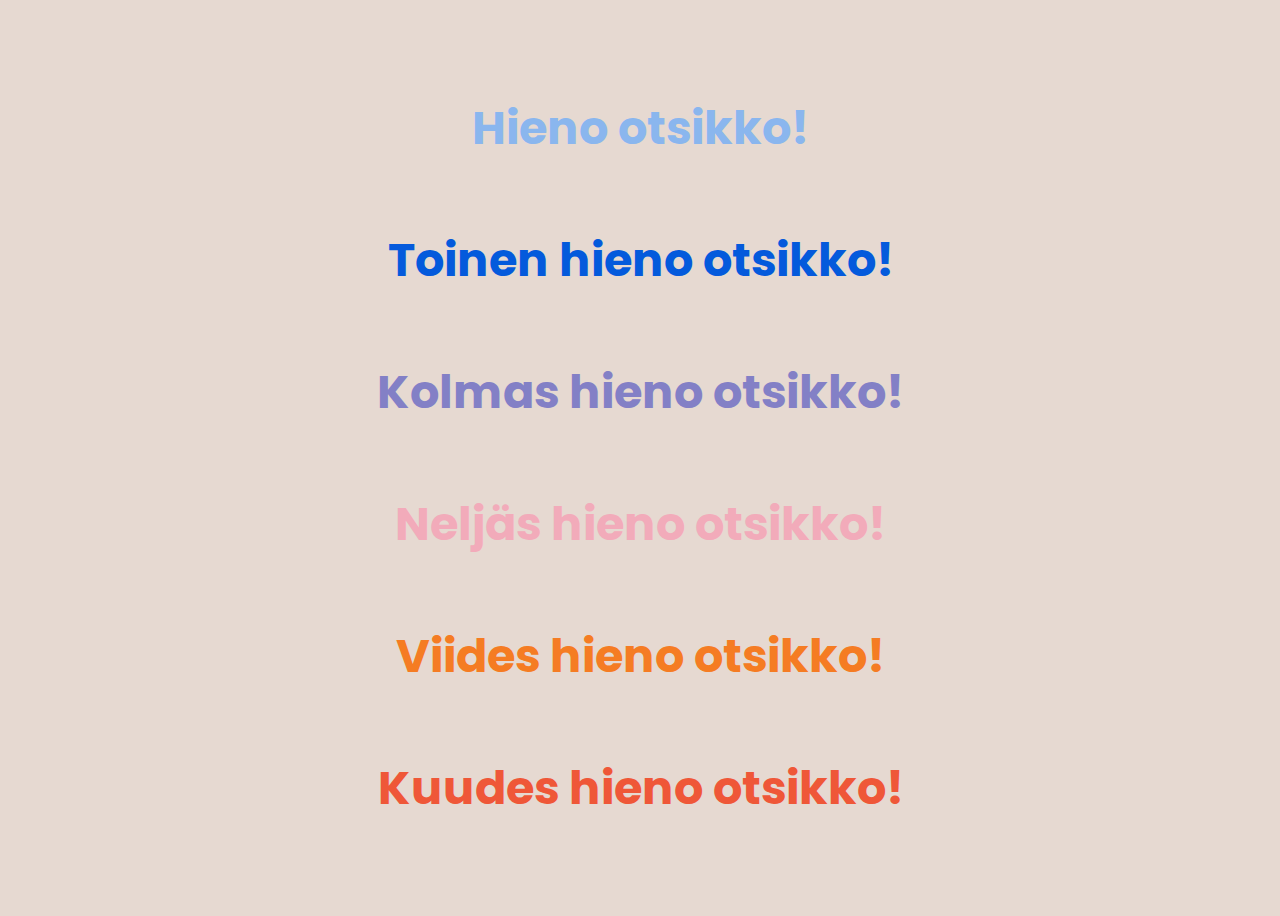
<file: index.html>
<!DOCTYPE html>
<html lang="en">
  <head>
    <meta charset="UTF-8" />
    <meta name="viewport" content="width=device-width, initial-scale=1.0" />
    <link href="/Animate.css/styles.css" rel="stylesheet" />
    <script src="/Animate.css/script.js" rel="script" defer></script>
    <link
      rel="stylesheet"
      href="https://cdnjs.cloudflare.com/ajax/libs/animate.css/4.1.1/animate.min.css"
    />
    <link rel="preconnect" href="https://fonts.googleapis.com" />
    <link rel="preconnect" href="https://fonts.gstatic.com" crossorigin />
    <link
      href="https://fonts.googleapis.com/css2?family=Gabarito:wght@400;600&family=Poppins:wght@600&display=swap"
      rel="stylesheet"
    />
    <title>Document</title>
  </head>
  <body>
    <h1 id="eka">Hieno otsikko!</h1>
    <h1 id="toka">Toinen hieno otsikko!</h1>
    <h1 id="kolmas">Kolmas hieno otsikko!</h1>
    <h1 id="neljäs">Neljäs hieno otsikko!</h1>
    <h1 id="viides">Viides hieno otsikko!</h1>
    <h1 id="kuudes">Kuudes hieno otsikko!</h1>
  </body>
</html>
</file>
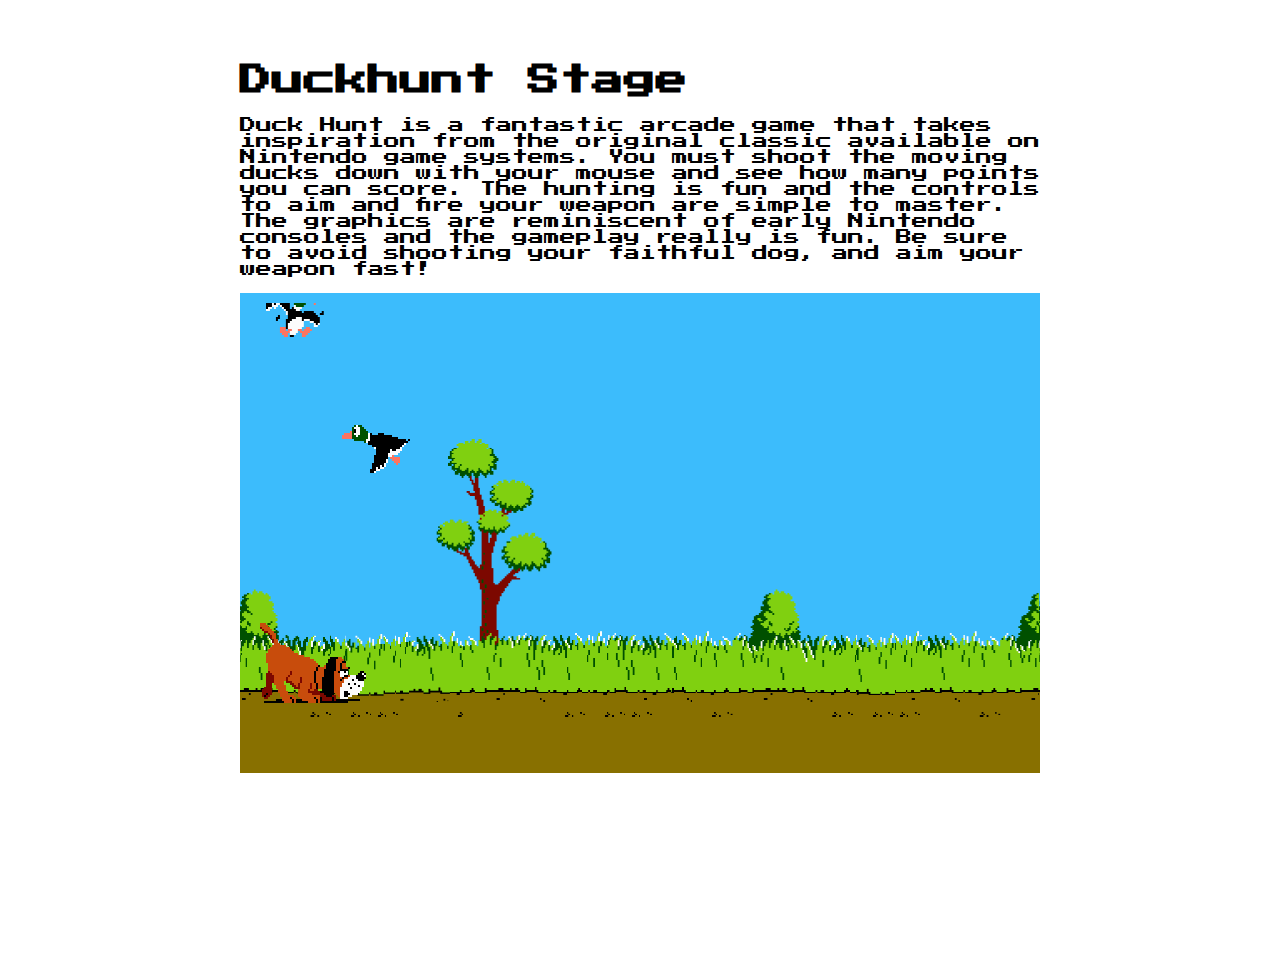
<file: Duckhunt/index.html>
<!DOCTYPE html>
<html lang="en">
  <head>
    <meta charset="UTF-8" />
    <meta http-equiv="X-UA-Compatible" content="IE=edge" />
    <meta name="viewport" content="width=device-width, initial-scale=1.0" />
    <link rel="preconnect" href="https://fonts.googleapis.com" />
    <link rel="preconnect" href="https://fonts.gstatic.com" crossorigin />
    <link
      href="https://fonts.googleapis.com/css2?family=Press+Start+2P&display=swap"
      rel="stylesheet"
    />
    <title>Animointi / Duck hunt</title>
    <style>
      html,
      body {
        min-height: 100vh;
        font-family: "Press Start 2P", cursive;
      }

      main {
        max-width: 800px;
        margin: 4rem auto;
      }

      h1 {
        color: black;
        transition: color, 0.5s ease-in-out, transform 0.5s linear;
      }
      h1:hover {
        transform: rotate(3deg);
        color: cadetblue;
      }
      #stage {
        background-color: aliceblue;
        background-image: url(stage.png);
        width: 800px;
        height: 480px;
        background-size: contain;
        position: relative;
      }
      #doggo {
        background-image: url(sprite.png);
        width: calc(600px / 5);
        height: 110px;

        /* positiointi */
        position: absolute;
        top: 310px;
        left: 10px;
        background-position: 0px 0px;

        /*
        animamaation omianisuudet
        animation-name: walking;
        animation-duration: 2s;
         hyppää aina ekaan frameen
        animation-fill-mode: forwards;

        animaatio toistuu 3 kertaa
        animation-iteration-count: 3;

        animaation tyyppi/nopeus
        animation-timing-function: linear;

        */
        /* 
        animation-name: walking;
        animation-duration: 0.5s;
        animation-timing-function: steps(5);
        animation-iteration-count: infinite; */

        /* ketjutus */

        /* animation: name duration timing-function delay iteration-count direction
          fill-mode; */
        animation: walking 0.5s steps(5) 6, moving 3s linear forwards,
          sniffing 0.5s steps(2) 3s 3, jumping 0.5s steps(3) 5s;
      }

      #bird1 {
        background-image: url(sprite.png);
        width: calc(280px / 3);
        height: 100px;

        /* positiointi */
        position: absolute;
        top: 10px;
        left: 10px;
        background-position: -250px -500px;

        /* animaatio */
        animation: flying 1s steps(3) infinite, moving 3s linear infinite;
      }

      #bird2 {
        background-image: url(sprite.png);
        width: 80px;
        height: 100px;
        transform: scaleX(-1);

        /* positiointi */
        position: absolute;
        top: 100px;
        left: 100px;
        background-position: -250px -210px;

        /* animaatio */
        animation: flying2 1s steps(3) infinite,
          moving 3s linear infinite reverse;
      }

      @keyframes walking {
        0% {
          background-position: 0px 0px;
        }
        100% {
          /* tämä vaihdettava kun steps käytössä */
          /* background-position: -480px 0px; */
          background-position: -600px 0px;
        }
      }

      @keyframes moving {
        0% {
          left: 10px;
        }
        100% {
          left: 400px;
        }
      }

      @keyframes sniffing {
        0% {
          background-position: -360px 0px;
        }

        100% {
          background-position: -600px 0px;
        }
      }

      @keyframes jumping {
        0% {
          background-position: 0px -125px;
        }
        100% {
          background-position: -350px -125px;
        }
      }

      @keyframes flying {
        0% {
          background-position: -242px -210px;
        }
        100% {
          background-position: -500px -210px;
        }
      }

      @keyframes flying2 {
        0% {
          background-position: -510px -210px;
        }
        100% {
          background-position: -750px -210px;
        }
      }
    </style>
  </head>
  <body>
    <main>
      <h1>Duckhunt Stage</h1>

      <p>
        Duck Hunt is a fantastic arcade game that takes inspiration from the
        original classic available on Nintendo game systems. You must shoot the
        moving ducks down with your mouse and see how many points you can score.
        The hunting is fun and the controls to aim and fire your weapon are
        simple to master. The graphics are reminiscent of early Nintendo
        consoles and the gameplay really is fun. Be sure to avoid shooting your
        faithful dog, and aim your weapon fast!
      </p>

      <div id="stage">
        <div id="doggo"></div>
        <div id="bird1"></div>
        <div id="bird2"></div>
      </div>
      <div id="console">
        <div class="console" id="bullets"></div>
        <div class="console" id="hits"></div>
        <div class="console" id="points"></div>
      </div>
      <div id="output"></div>
    </main>

    <!-- <script>
      const element = document.querySelector("#doggo");

      element.addEventListener("animationstart", listener, false);

      element.addEventListener("animationend", listener, false);

      element.addEventListener("animationiteration", listener, false);

      element.addEventListener("click", () => {
        console.log("Klikkasit koiraa");

        element.classList.add("pause");
      });

      function listener(event) {
        const l = document.createElement("li");

        console.log(event);

        switch (event.type) {
          case "animationstart":
            l.textContent = `Started: elapsed time is ${event.elapsedTime}`;

            break;

          case "animationend":
            l.textContent = `Ended: elapsed time is ${event.elapsedTime}`;

            break;

          case "animationiteration":
            l.textContent = `New loop started at time ${event.elapsedTime}`;

            break;
        }

        document.getElementById("output").appendChild(l);
      }
    </script> -->
  </body>
</html>
</file>
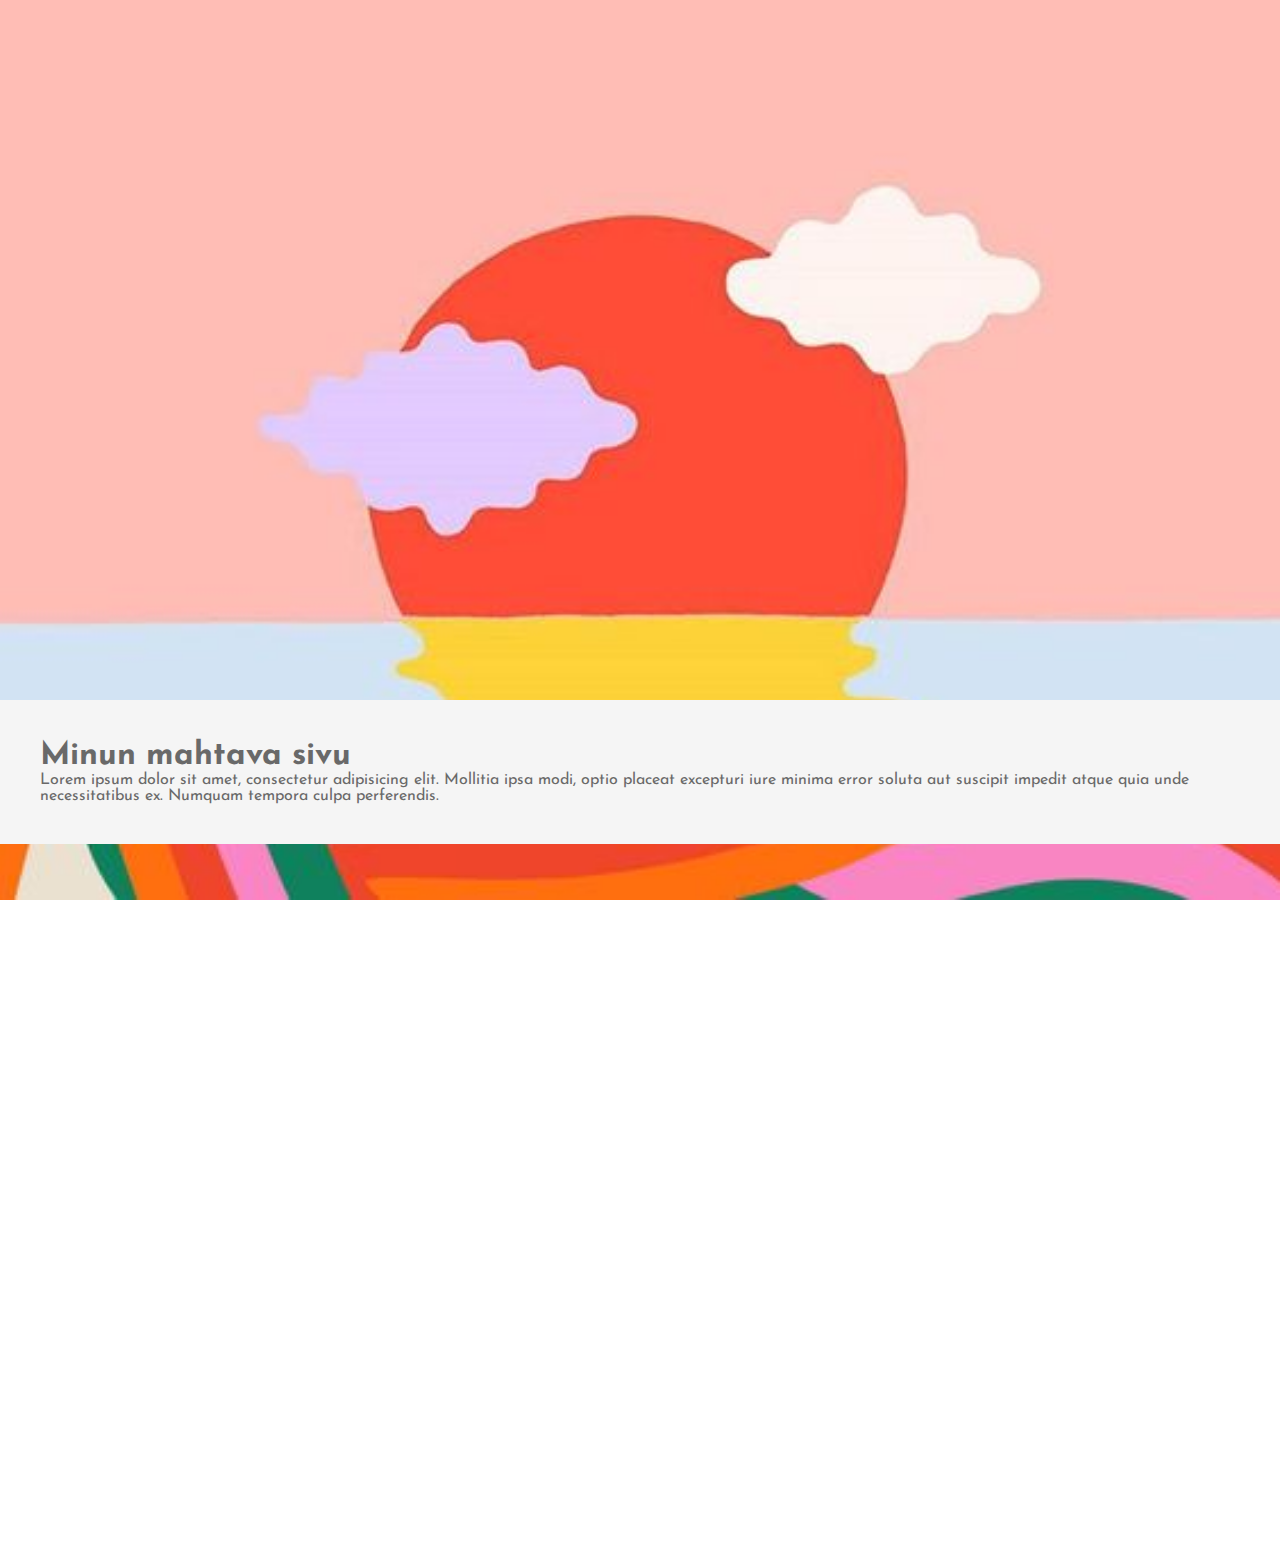
<file: Parallax/FixedBackground/index.html>
<!DOCTYPE html>
<html lang="en">
  <head>
    <meta charset="UTF-8" />
    <meta name="viewport" content="width=device-width, initial-scale=1.0" />
    <link href="styles.css" rel="stylesheet" type="text/css" media="all" />
    <link rel="preconnect" href="https://fonts.googleapis.com" />
    <link rel="preconnect" href="https://fonts.gstatic.com" crossorigin />
    <link
      href="https://fonts.googleapis.com/css2?family=Josefin+Sans&display=swap"
      rel="stylesheet"
    />
    <title>Document</title>
  </head>
  <body>
    <div class="hero">
      <div class="kuva"></div>
    </div>
    <main>
      <h1>Minun mahtava sivu</h1>
      <p>
        Lorem ipsum dolor sit amet, consectetur adipisicing elit. Mollitia ipsa
        modi, optio placeat excepturi iure minima error soluta aut suscipit
        impedit atque quia unde necessitatibus ex. Numquam tempora culpa
        perferendis.
      </p>
    </main>
    <div class="hero">
      <div class="kuva2"></div>
    </div>
  </body>
</html>
</file>
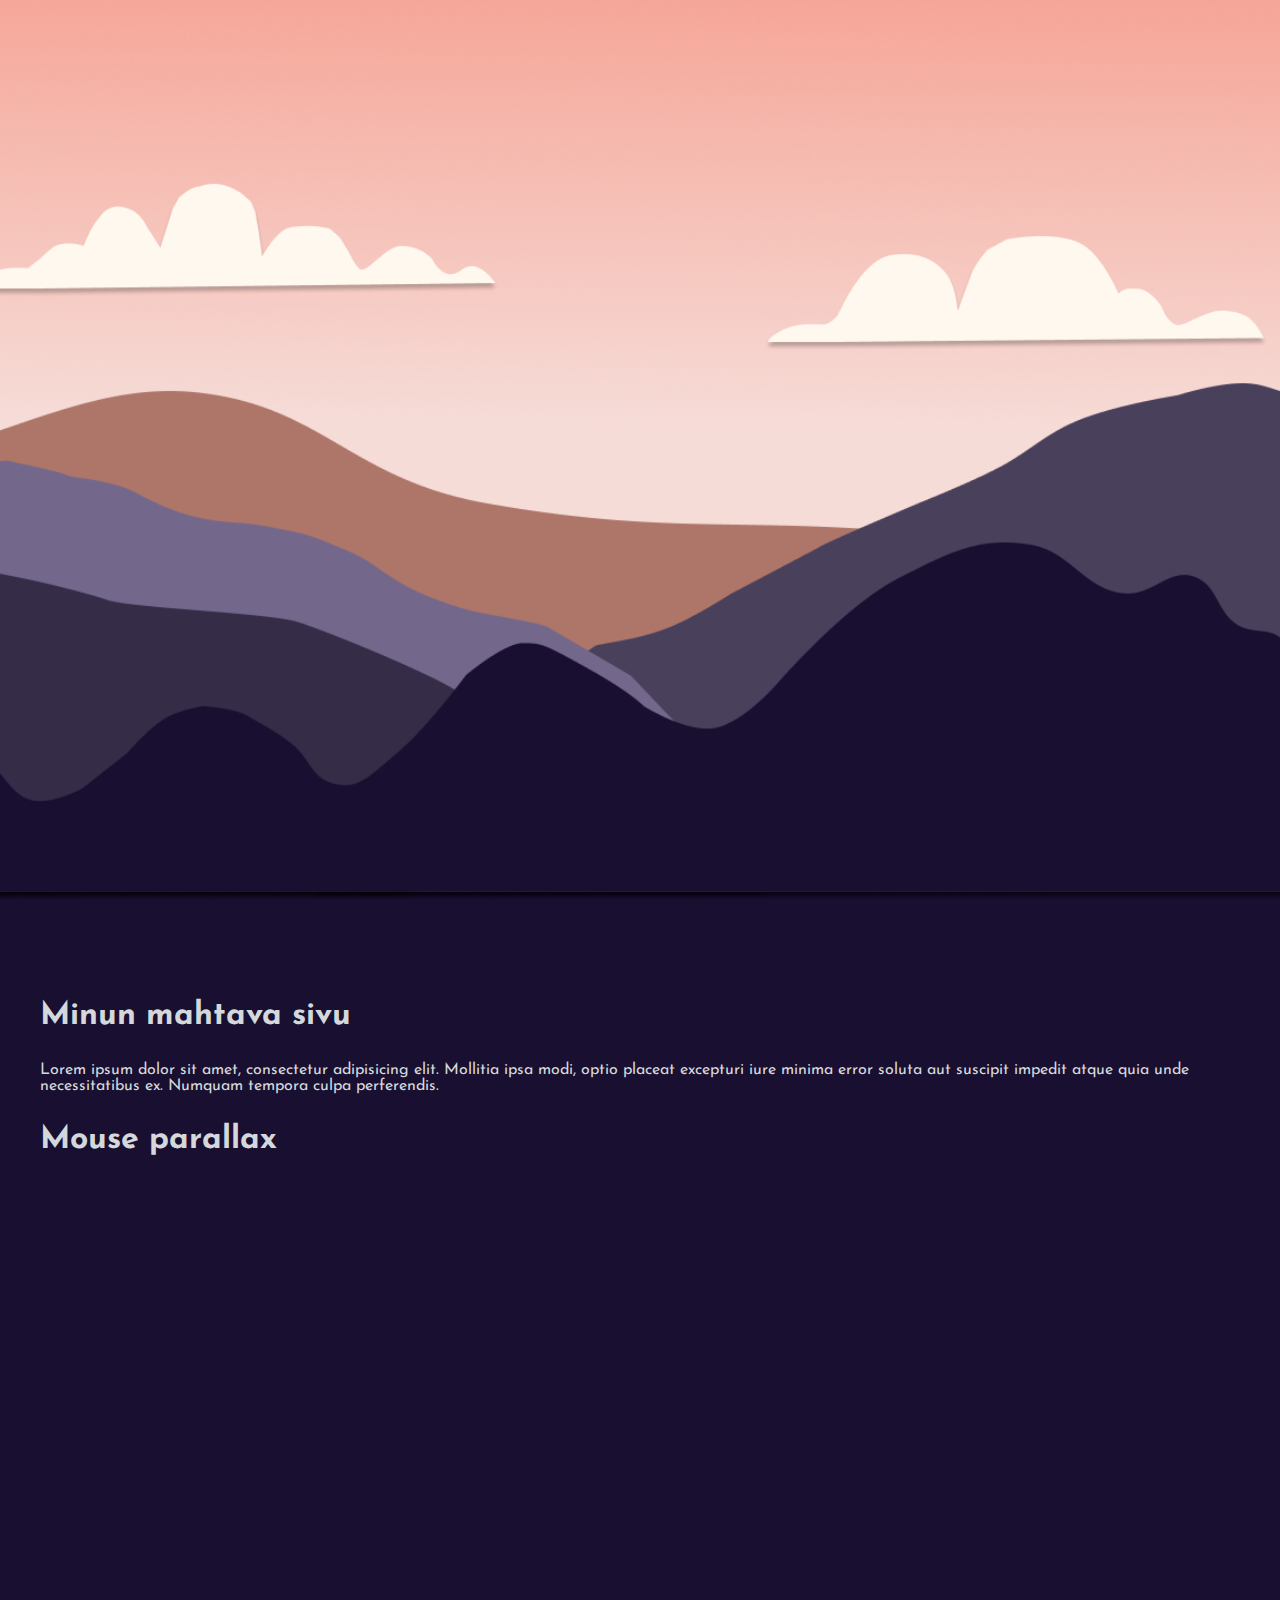
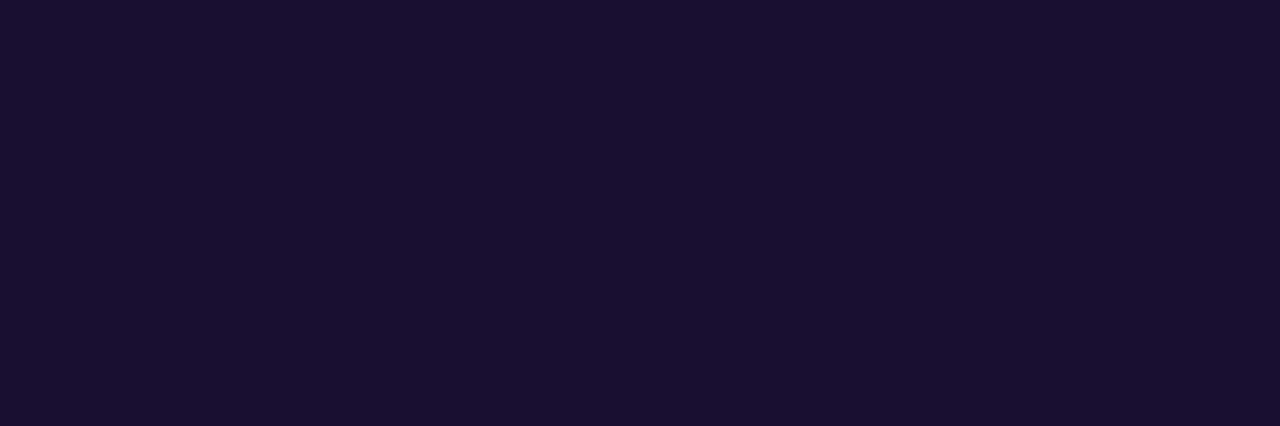
<file: Parallax/MouseParallax/index.html>
<!DOCTYPE html>
<html lang="en">
  <head>
    <meta charset="UTF-8" />
    <meta name="viewport" content="width=device-width, initial-scale=1.0" />
    <link href="styles.css" rel="stylesheet" type="text/css" media="all" />
    <link rel="preconnect" href="https://fonts.googleapis.com" />
    <link rel="preconnect" href="https://fonts.gstatic.com" crossorigin />
    <link
      href="https://fonts.googleapis.com/css2?family=Josefin+Sans&display=swap"
      rel="stylesheet"
    />
    <script src='script.js' defer></script>
    <title>Document</title>
  </head>
  <body>
    <div class="hero">
      <div class="kuva kuva1" data-type='parallax' data-speed='10'>
      <div class="kuva kuva2" data-type='parallax' data-speed='20'>
      <div class="kuva kuva3" data-type='parallax' data-speed='30'>
      <div class="kuva kuva4" data-type='parallax' data-speed='40'>
      <div class="kuva kuva5" data-type='parallax' data-speed='50'>
      <div class="kuva kuva6" data-type='parallax' data-speed='60'>
      <div class="kuva kuva7" data-type='parallax' data-speed='70'>
      <div class="kuva kuva8" data-type='parallax' data-speed=''>
    </div>
    <main>
      <h1>Minun mahtava sivu</h1>
      <p>
        Lorem ipsum dolor sit amet, consectetur adipisicing elit. Mollitia ipsa
        modi, optio placeat excepturi iure minima error soluta aut suscipit
        impedit atque quia unde necessitatibus ex. Numquam tempora culpa
        perferendis.
      </p>

      <h1>Mouse parallax</h1>
      <div class="mouseparallax">
        <div class="kuva layer-1"></div>
        <div class="kuva layer-2"></div>
        <div class="kuva layer-3"></div>
        <div class="kuva layer-4"></div>
        <div class="kuva layer-5"></div>
        <div class="kuva pilvi1"></div>
        <div class="kuva pilvi2"></div>
        <div class="kuva pilvi3"></div>
        <div class="mouse"></div>
        <div class="mouse-center"></div>
    </div>
    </main>
  </body>
</html>
</file>
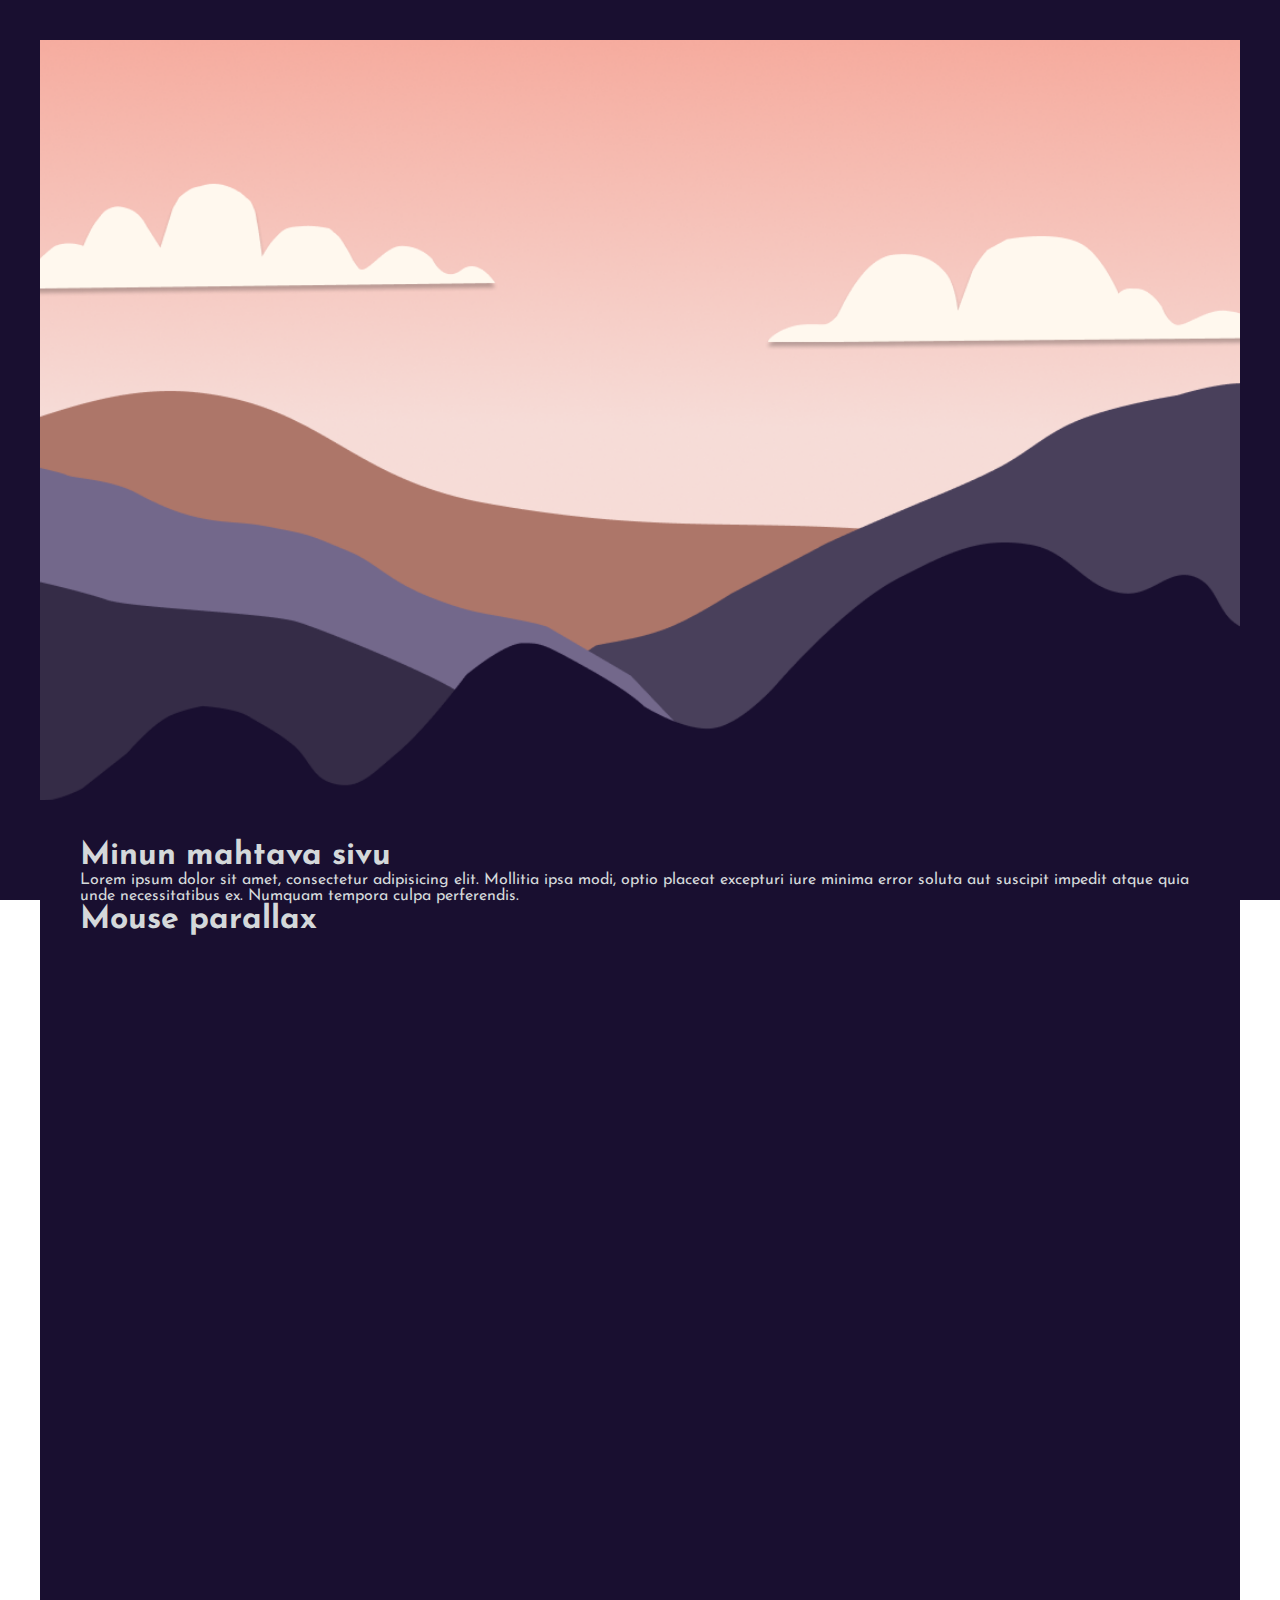
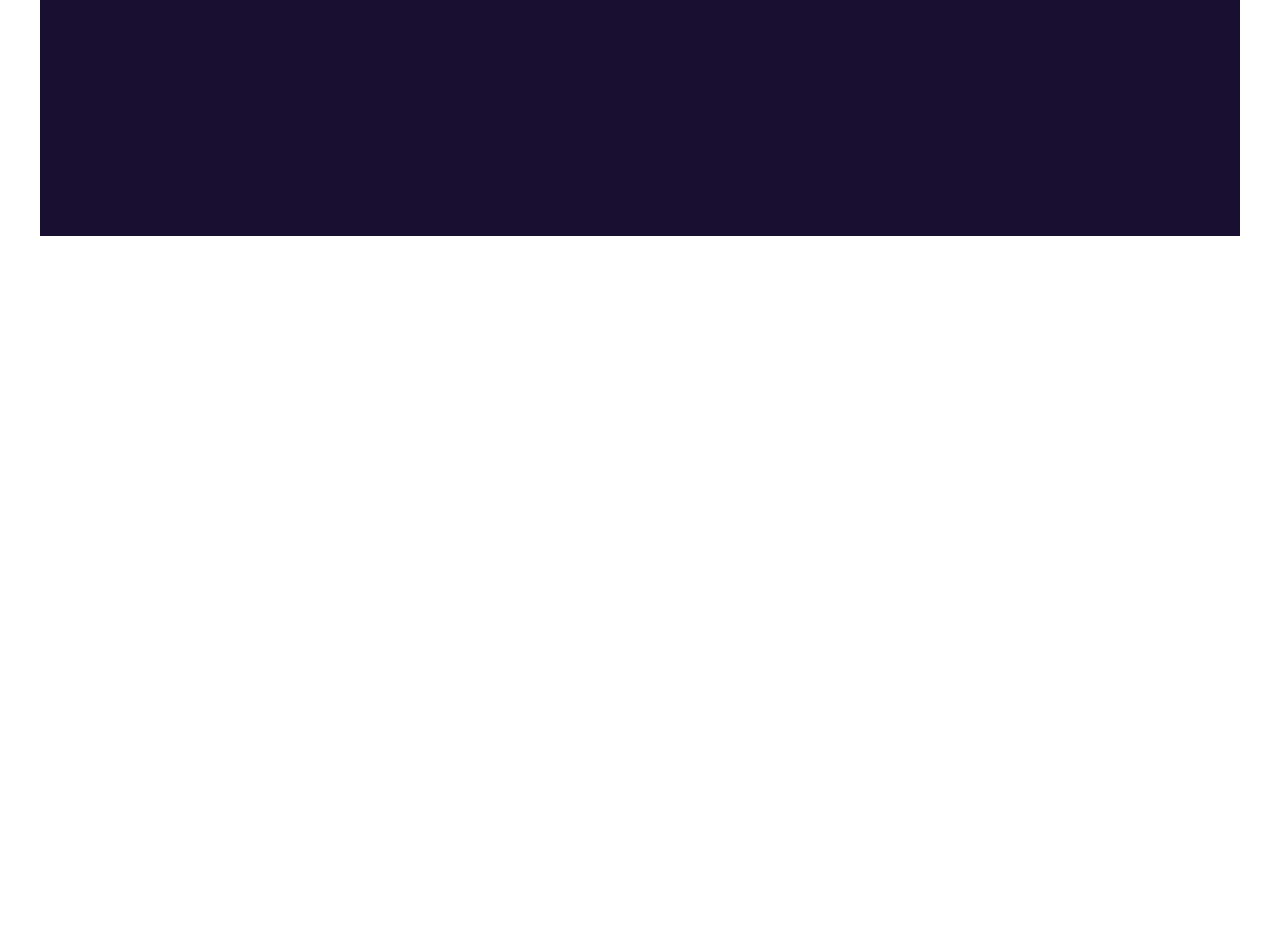
<file: Parallax/ParallaxHarj/index.html>
<!DOCTYPE html>
<html lang="en">
  <head>
    <meta charset="UTF-8" />
    <meta name="viewport" content="width=device-width, initial-scale=1.0" />
    <link href="styles.css" rel="stylesheet" type="text/css" media="all" />
    <link rel="preconnect" href="https://fonts.googleapis.com" />
    <link rel="preconnect" href="https://fonts.gstatic.com" crossorigin />
    <link
      href="https://fonts.googleapis.com/css2?family=Josefin+Sans&display=swap"
      rel="stylesheet"
    />
    <script src='script.js' defer></script>
    <title>Document</title>
  </head>
  <body>
    <div class="hero">
      <div class="kuva kuva1" data-type='parallax' data-speed='10'>
      <div class="kuva kuva2" data-type='parallax' data-speed='20'>
      <div class="kuva kuva3" data-type='parallax' data-speed='30'>
      <div class="kuva kuva4" data-type='parallax' data-speed='40'>
      <div class="kuva kuva5" data-type='parallax' data-speed='50'>
      <div class="kuva kuva6" data-type='parallax' data-speed='60'>
      <div class="kuva kuva7" data-type='parallax' data-speed='70'>
      <div class="kuva kuva8" data-type='parallax' data-speed=''>
    </div>
    <main>
      <h1>Minun mahtava sivu</h1>
      <p>
        Lorem ipsum dolor sit amet, consectetur adipisicing elit. Mollitia ipsa
        modi, optio placeat excepturi iure minima error soluta aut suscipit
        impedit atque quia unde necessitatibus ex. Numquam tempora culpa
        perferendis.
      </p>

      <h1>Mouse parallax</h1>
      <div class="mouseparallax">
        <div class="kuva layer-1" data-type='parallax' data-speed='10'></div>
        <div class="kuva layer-2" data-type='parallax' data-speed='100'></div>
        <div class="mouse"></div><br>
        <div class="mouse-center"></div>
    </div>
    </main>
  </body>
</html>
</file>
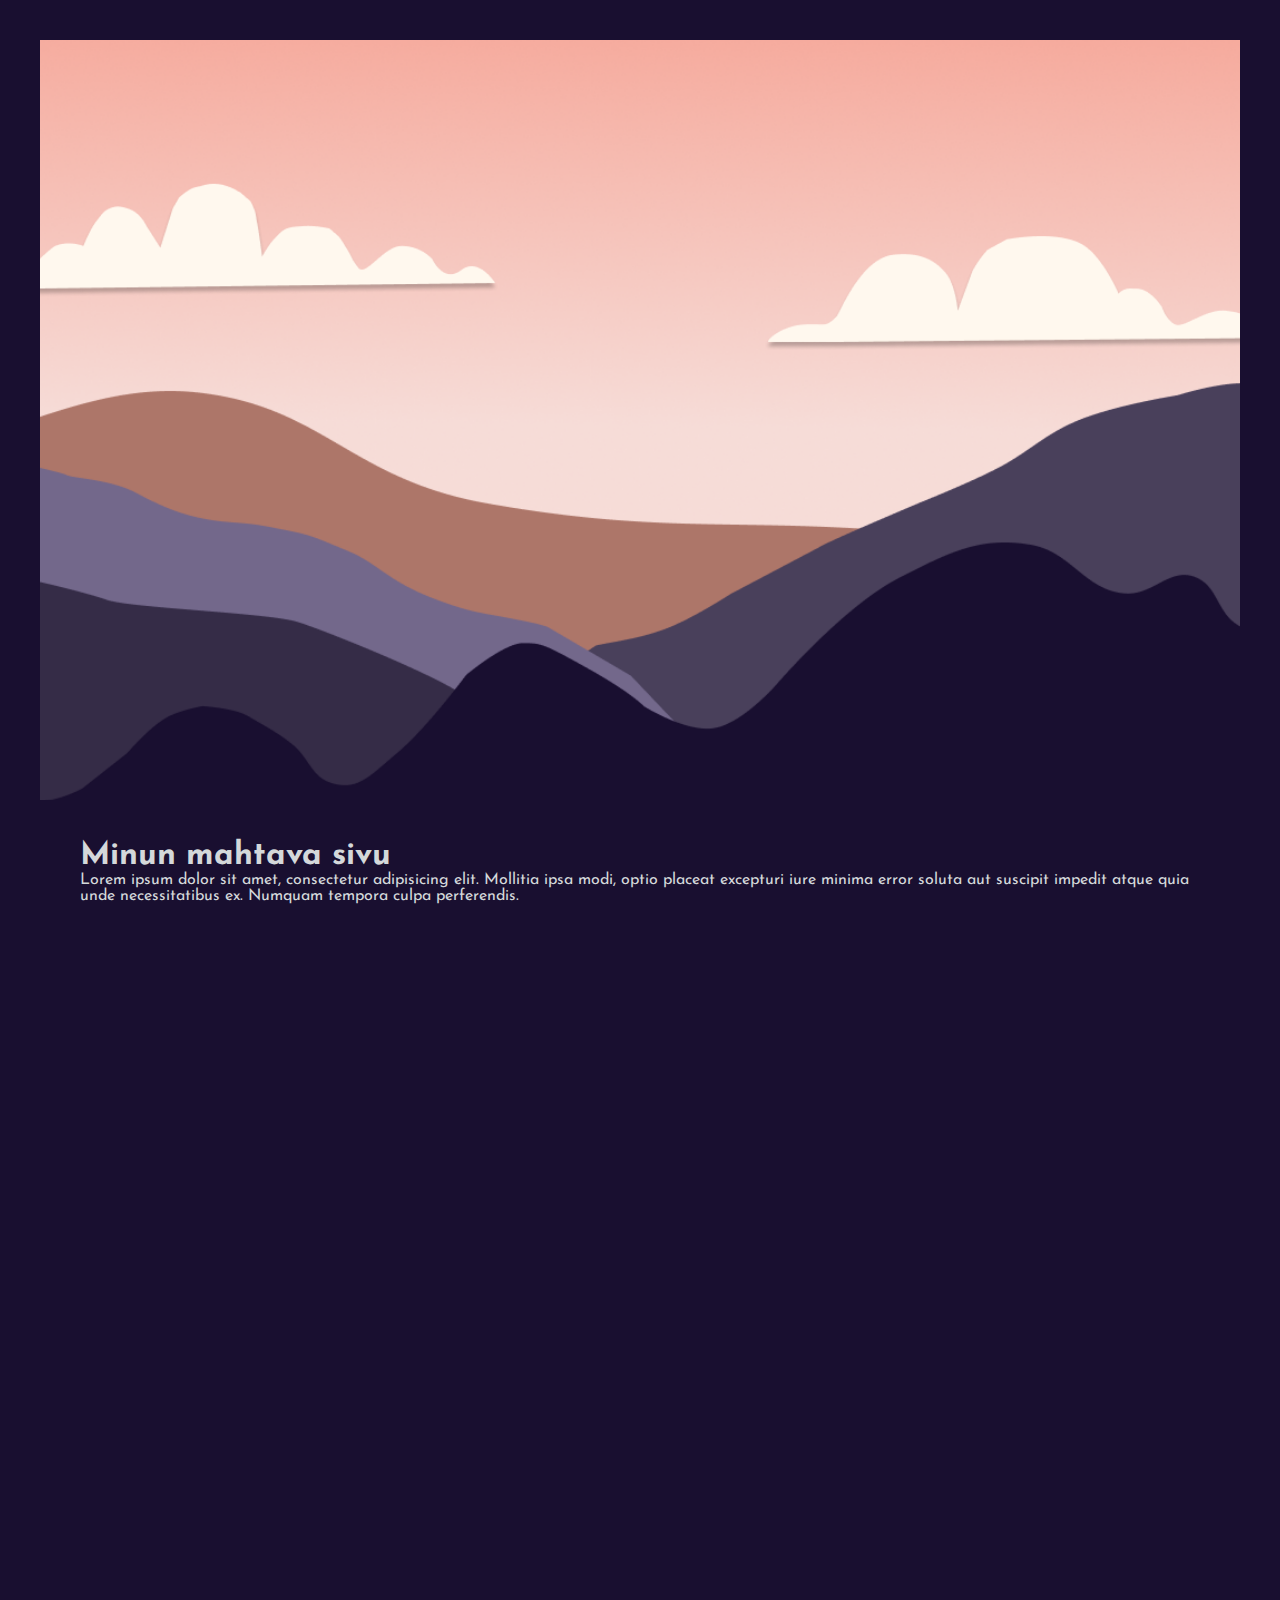
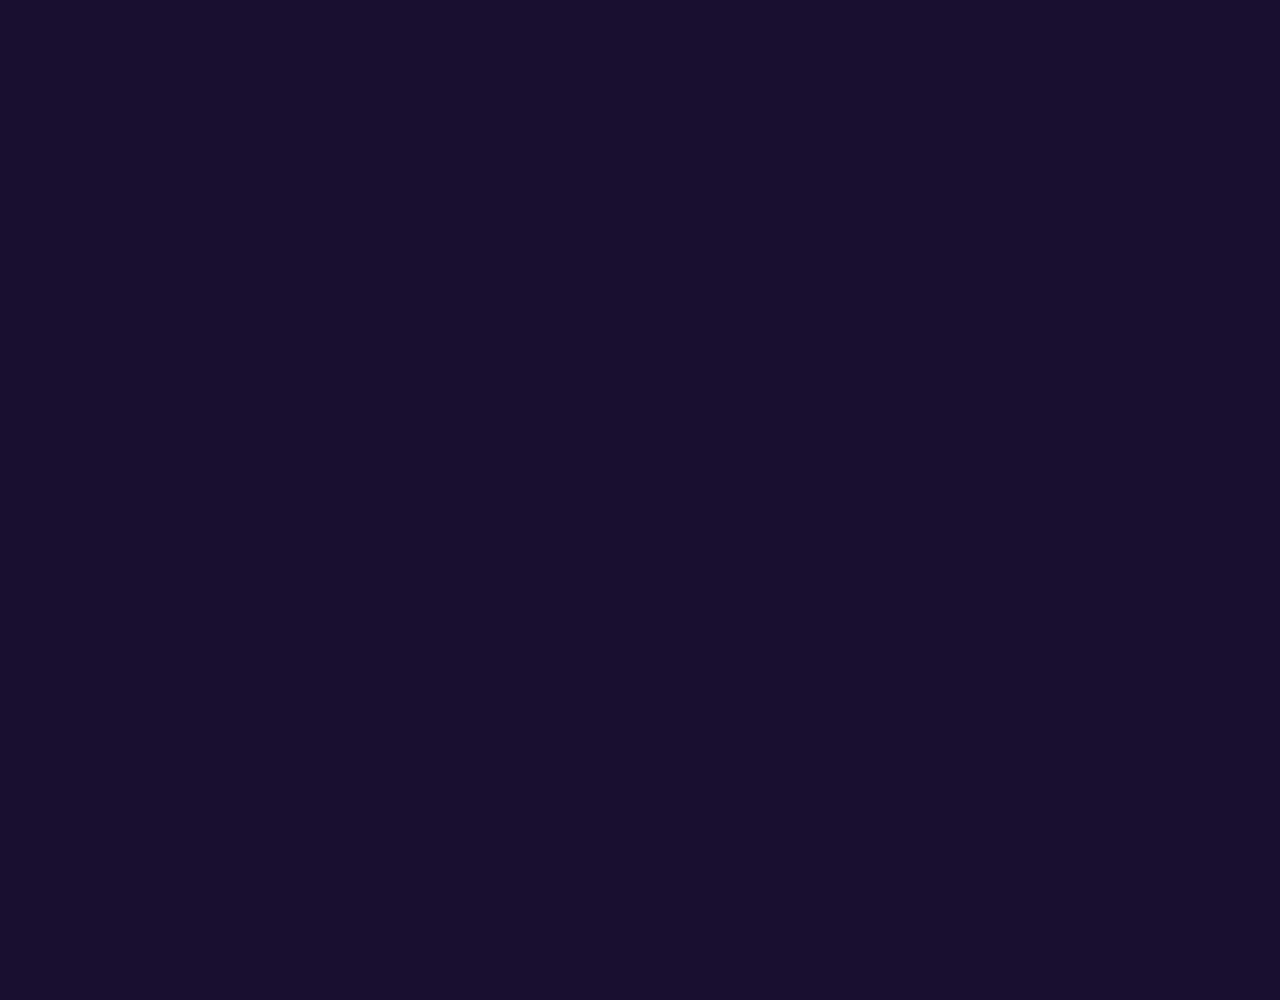
<file: Parallax/ScrollParallax/index.html>
<!DOCTYPE html>
<html lang="en">
  <head>
    <meta charset="UTF-8" />
    <meta name="viewport" content="width=device-width, initial-scale=1.0" />
    <link href="styles.css" rel="stylesheet" type="text/css" media="all" />
    <link rel="preconnect" href="https://fonts.googleapis.com" />
    <link rel="preconnect" href="https://fonts.gstatic.com" crossorigin />
    <link
      href="https://fonts.googleapis.com/css2?family=Josefin+Sans&display=swap"
      rel="stylesheet"
    />
    <script src='script.js' defer></script>
    <title>Document</title>
  </head>
  <body>
    <div class="hero">
      <div class="kuva kuva1" data-type='parallax' data-speed='10'>
      <div class="kuva kuva2" data-type='parallax' data-speed='20'>
      <div class="kuva kuva3" data-type='parallax' data-speed='30'>
      <div class="kuva kuva4" data-type='parallax' data-speed='40'>
      <div class="kuva kuva5" data-type='parallax' data-speed='50'>
      <div class="kuva kuva6" data-type='parallax' data-speed='60'>
      <div class="kuva kuva7" data-type='parallax' data-speed='70'>
      <div class="kuva kuva8" data-type='parallax' data-speed=''>
    </div>
    <main>
      <h1>Minun mahtava sivu</h1>
      <p>
        Lorem ipsum dolor sit amet, consectetur adipisicing elit. Mollitia ipsa
        modi, optio placeat excepturi iure minima error soluta aut suscipit
        impedit atque quia unde necessitatibus ex. Numquam tempora culpa
        perferendis.
      </p>
    </div>
    </main>
  </body>
</html>
</file>
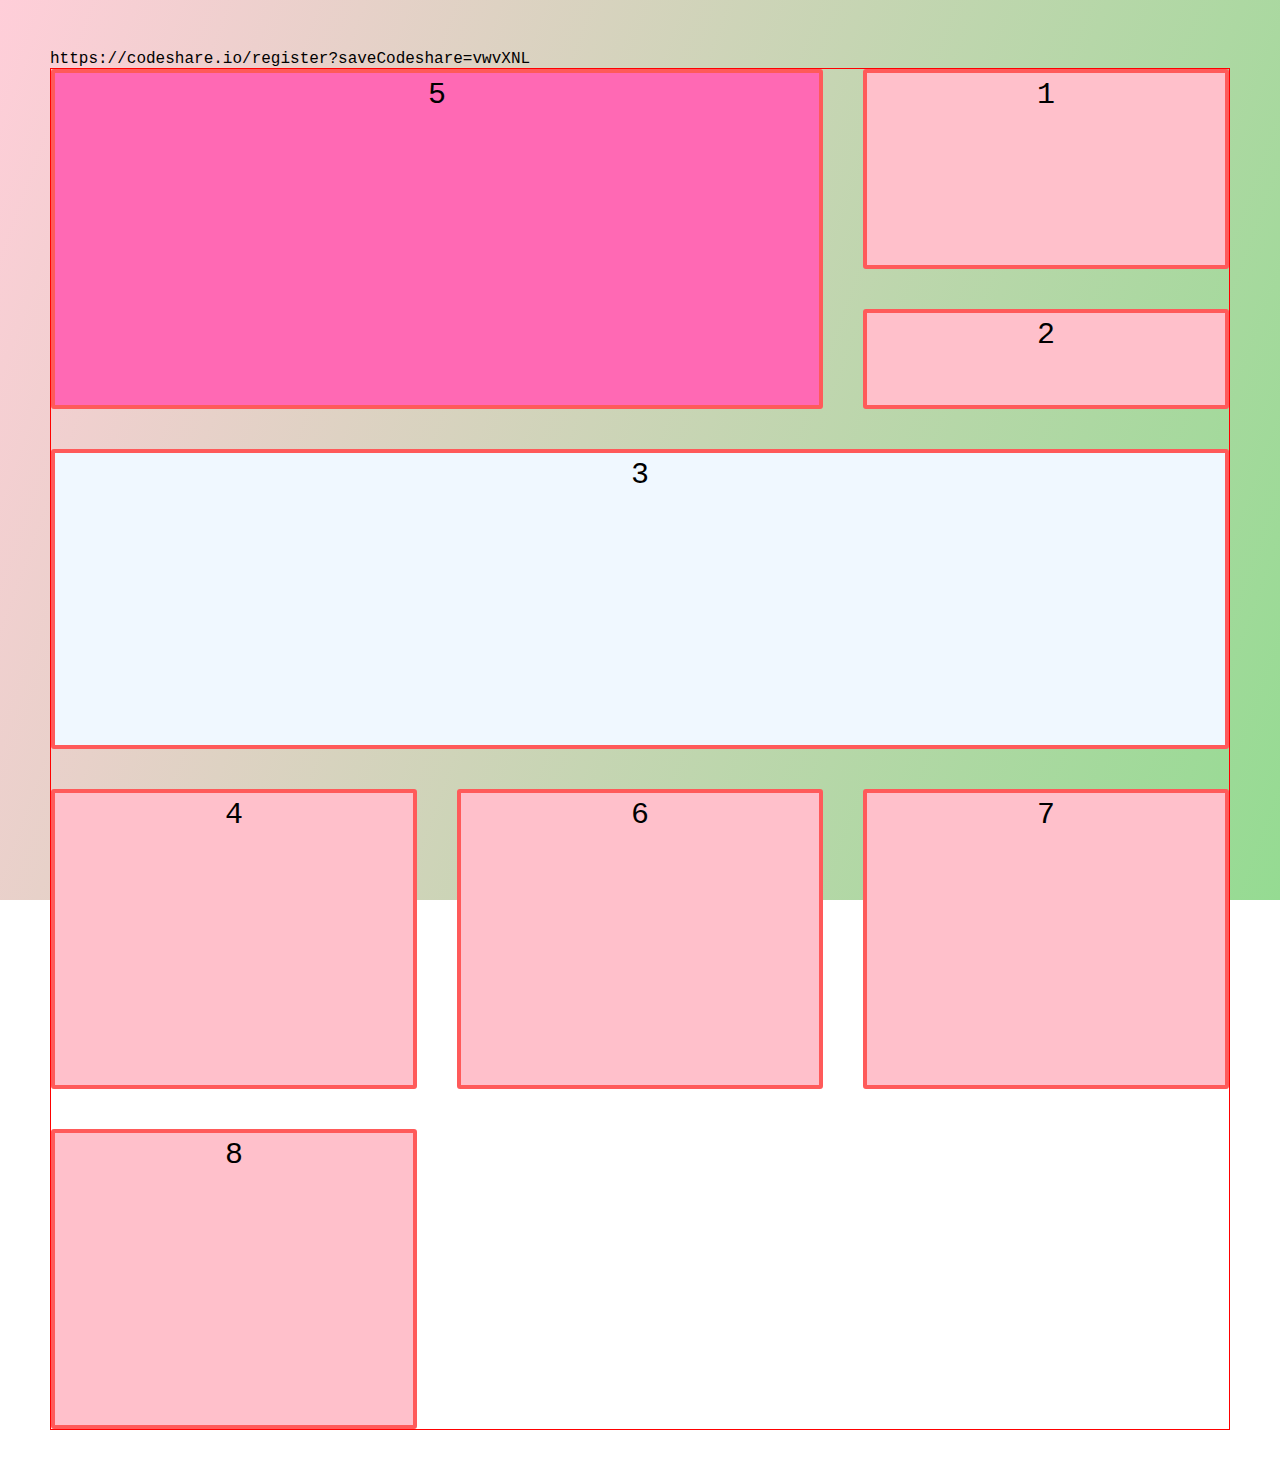
<file: UIUXharj/GridiHarj/index.html>
<!DOCTYPE html>
<html lang="en">
  https://codeshare.io/register?saveCodeshare=vwvXNL
  <head>
    <meta charset="UTF-8" />
    <title>Grid touhua</title>
    <style>
      body {
        background-image: linear-gradient(110deg, #ffced9, #95db92);
        min-height: 100vh;
        margin: 50px;
        background-attachment: fixed;
        font-family: "Courier New", Courier, monospace;
      }

      .container {
        border: 1px solid red;
        display: grid;
        /* grid-template-columns: 1fr 1fr 1fr; */
        grid-template-columns: [vasen-reuna] minmax(30px, 1fr) [keskellä] 1fr [keski]1fr [oikeareuna];
        grid-template-rows: 200px 100px;
        grid-auto-rows: 300px;
        /* justify-items: right;
              align-items: end;
              place-items: end right; */

        gap: 40px;
      }

      .item {
        border: 4px solid rgb(255, 90, 90);
        border-radius: 3px;
        font-size: 30px;
        padding: 5px;
        background-color: pink;
        text-align: center;
      }
      .item5 {
        background-color: hotpink;
        grid-column-start: 1;
        grid-column-end: 3;
        grid-row-start: 1;
        grid-row-end: 3;
      }

      .item3 {
        background-color: aliceblue;
        grid-column-start: vasen-reuna;
        grid-column-end: oikeareuna;
      }
    </style>
  </head>

  <body>
    <div class="container">
      <div class="item item1">1</div>
      <div class="item item2">2</div>
      <div class="item item3">3</div>
      <div class="item item4">4</div>
      <div class="item item5">5</div>
      <div class="item item6">6</div>
      <div class="item item7">7</div>
      <div class="item item8">8</div>
    </div>
  </body>
</html>
</file>
<file: Animate.css/styles.css>
* {
  font-family: "Gabarito", sans-serif;
  font-family: "Poppins", sans-serif;
  font-size: 1.7rem;
}

body {
  background: #e6d9d1;
  min-height: 100vh;
  display: flex;
  flex-direction: column;
  align-items: center;
  justify-content: center;
}

#eka {
  color: #8ab6ee;
}

#eka:hover {
  color: #f57c23;
  cursor: pointer;
}
#toka {
  color: #045adc;
}
#toka:hover {
  color: #f57c23;
  cursor: pointer;
}

#kolmas {
  color: #8380c6;
}
#kolmas:hover {
  color: #f57c23;
  cursor: pointer;
}

#neljäs {
  color: #f2abba;
}
#neljäs:hover {
  color: #f57c23;
  cursor: pointer;
}

#viides {
  color: #f57c23;
}
#viides:hover {
  color: #f57c23;
  cursor: pointer;
}

#kuudes {
  color: #ef5738;
}
#kuudes:hover {
  color: #f57c23;
  cursor: pointer;
}
</file>
<file: Parallax/FixedBackground/styles.css>
* {
  box-sizing: border-box;
  margin: 0;
  padding: 0;
  font-family: "Josefin Sans", sans-serif;
}

.hero {
  height: 700px;
  background-color: dimgray;
}

main {
  background-color: whitesmoke;
  color: dimgray;
  padding: 40px;
}

.kuva {
  background-image: url(img/hienokuva3.jpg);
  height: 700px;
  width: 100%;
  background-position: center;
  background-attachment: fixed;
  background-size: cover;
}

.kuva2 {
  background-image: url(img/hienokuva.jpg);
  height: 700px;
  width: 100%;
  background-position: center;
  background-attachment: fixed;
  background-size: cover;
}
</file>
<file: Parallax/MouseParallax/styles.css>
* {
  box-sizing: border-box;
  margin: 0;
  padding: 0;
  font-family: "Josefin Sans", sans-serif;
}

body {
  background-color: #190f30;
}

h1 {
  margin-bottom: 30px;
}
p {
  margin-bottom: 30px;
}

.hero {
  height: 100vh;
  background-color: #190f30;
}

main {
  background-color: #190f30;
  color: #d4d8da;
  padding: 40px;
  position: relative;
  margin-top: -40px;
}

.kuva {
  width: 100%;
  height: 1000px;
  background-repeat: no-repeat;
  background-position: center center;
  background-attachment: fixed;
  background-size: cover;
  background-attachment: fixed;
}

.kuva1 {
  background-image: url(img/background.png);
}

.kuva2 {
  background-image: url(img/Frame\ 1.png);
}

.kuva3 {
  background-image: url(img/Frame\ 2.png);
}

.kuva4 {
  background-image: url(img/Frame\ 3.png);
}

.kuva5 {
  background-image: url(img/Frame\ 4.png);
}

.kuva6 {
  background-image: url(img/Frame\ 5.png);
}

.kuva7 {
  background-image: url(img/Frame\ 6.png);
}

.kuva8 {
  background-image: url(img/Frame\ 7.png);
}

.mouseparallax {
  position: relative;
  width: 100%;
  height: calc(100vh - 100px);
  background-image: url(img/background.png);
  background-repeat: no-repeat;
  background-position: center center;
  background-attachment: fixed;
  background-size: cover;
  overflow: hidden;
}

.layer-1 {
  background-image: url(img/Frame\ 3.png);
  position: absolute;
}

.layer-2 {
  background-image: url(img/Frame\ 4.png);
  position: absolute;
}

.layer-3 {
  background-image: url(img/Frame\ 5.png);
  position: absolute;
}

.layer-4 {
  background-image: url(img/Frame\ 6.png);
  position: absolute;
}

.layer-5 {
  background-image: url(img/Frame\ 7.png);
  position: absolute;
}

.pilvi1 {
  background-image: url(img/pilvi1.png);
  width: 450px;
  height: 100px;
  position: absolute;
  overflow: hidden;
  top: 10%;
  left: 10%;
}

.pilvi2 {
  background-image: url(img/pilvi2.png);
  width: 450px;
  height: 100px;
  position: absolute;
  overflow: hidden;
  top: 30%;
  left: 50%;
}

.pilvi3 {
  background-image: url(img/pilvi3.png);
  width: 450px;
  height: 100px;
  position: absolute;
  overflow: hidden;
  top: 35%;
  left: 20%;
}

.mouse,
.mouse-center {
  color: #190f30;
  border: 1px solid #190f30;
  width: 150px;
  height: 70px;
  padding: 10px;
  margin: auto;
}

.mouse {
  position: absolute;
  top: 30px;
  right: 30px;
  z-index: 100;
}

.mouse-center {
  position: absolute;
  top: 120px;
  right: 30px;
  z-index: 100;
}
</file>
<file: Parallax/ParallaxHarj/styles.css>
* {
  box-sizing: border-box;
  margin: 0;
  padding: 0;
  font-family: "Josefin Sans", sans-serif;
}

.hero {
  height: 100vh;
  background-color: #190f30;
  padding: 40px;
}

main {
  background-color: #190f30;
  color: #d4d8da;
  padding: 40px;
  position: relative;
  margin-top: -40px;
}

.kuva {
  width: 100%;
  height: 800px;
  background-repeat: no-repeat;
  background-position: center center;
  background-attachment: fixed;
  background-size: cover;
}

.kuva1 {
  background-image: url(img/background.png);
}

.kuva2 {
  background-image: url(img/Frame\ 1.png);
}

.kuva3 {
  background-image: url(img/Frame\ 2.png);
}

.kuva4 {
  background-image: url(img/Frame\ 3.png);
}

.kuva5 {
  background-image: url(img/Frame\ 4.png);
}

.kuva6 {
  background-image: url(img/Frame\ 5.png);
}

.kuva7 {
  background-image: url(img/Frame\ 6.png);
}

.kuva8 {
  background-image: url(img/Frame\ 7.png);
}

.mouseparallax {
  width: 100%;
  height: calc(100vh - 40px);
  background-color: #190f30;
  background-repeat: no-repeat;
  background-position: center center;
  background-attachment: fixed;
  background-size: cover;
}

.layer-1 {
  background-image: url(img/background\ -\ Copy.png);
}

.layer-2 {
  background-image: url(img/Frame\ 6\ -\ Copy.png);
}
</file>
<file: Parallax/ScrollParallax/styles.css>
* {
  box-sizing: border-box;
  margin: 0;
  padding: 0;
  font-family: "Josefin Sans", sans-serif;
}

body {
  background-color: #190f30;
}

.hero {
  height: 100vh;
  background-color: #190f30;
  padding: 40px;
}

main {
  background-color: #190f30;
  color: #d4d8da;
  padding: 40px;
  position: relative;
  margin-top: -40px;
  height: 200vh;
}

.kuva {
  width: 100%;
  height: 800px;
  background-repeat: no-repeat;
  background-position: center center;
  background-attachment: fixed;
  background-size: cover;
  background-attachment: fixed;
}

.kuva1 {
  background-image: url(img/background.png);
}

.kuva2 {
  background-image: url(img/Frame\ 1.png);
}

.kuva3 {
  background-image: url(img/Frame\ 2.png);
}

.kuva4 {
  background-image: url(img/Frame\ 3.png);
}

.kuva5 {
  background-image: url(img/Frame\ 4.png);
}

.kuva6 {
  background-image: url(img/Frame\ 5.png);
}

.kuva7 {
  background-image: url(img/Frame\ 6.png);
}

.kuva8 {
  background-image: url(img/Frame\ 7.png);
}
</file>
